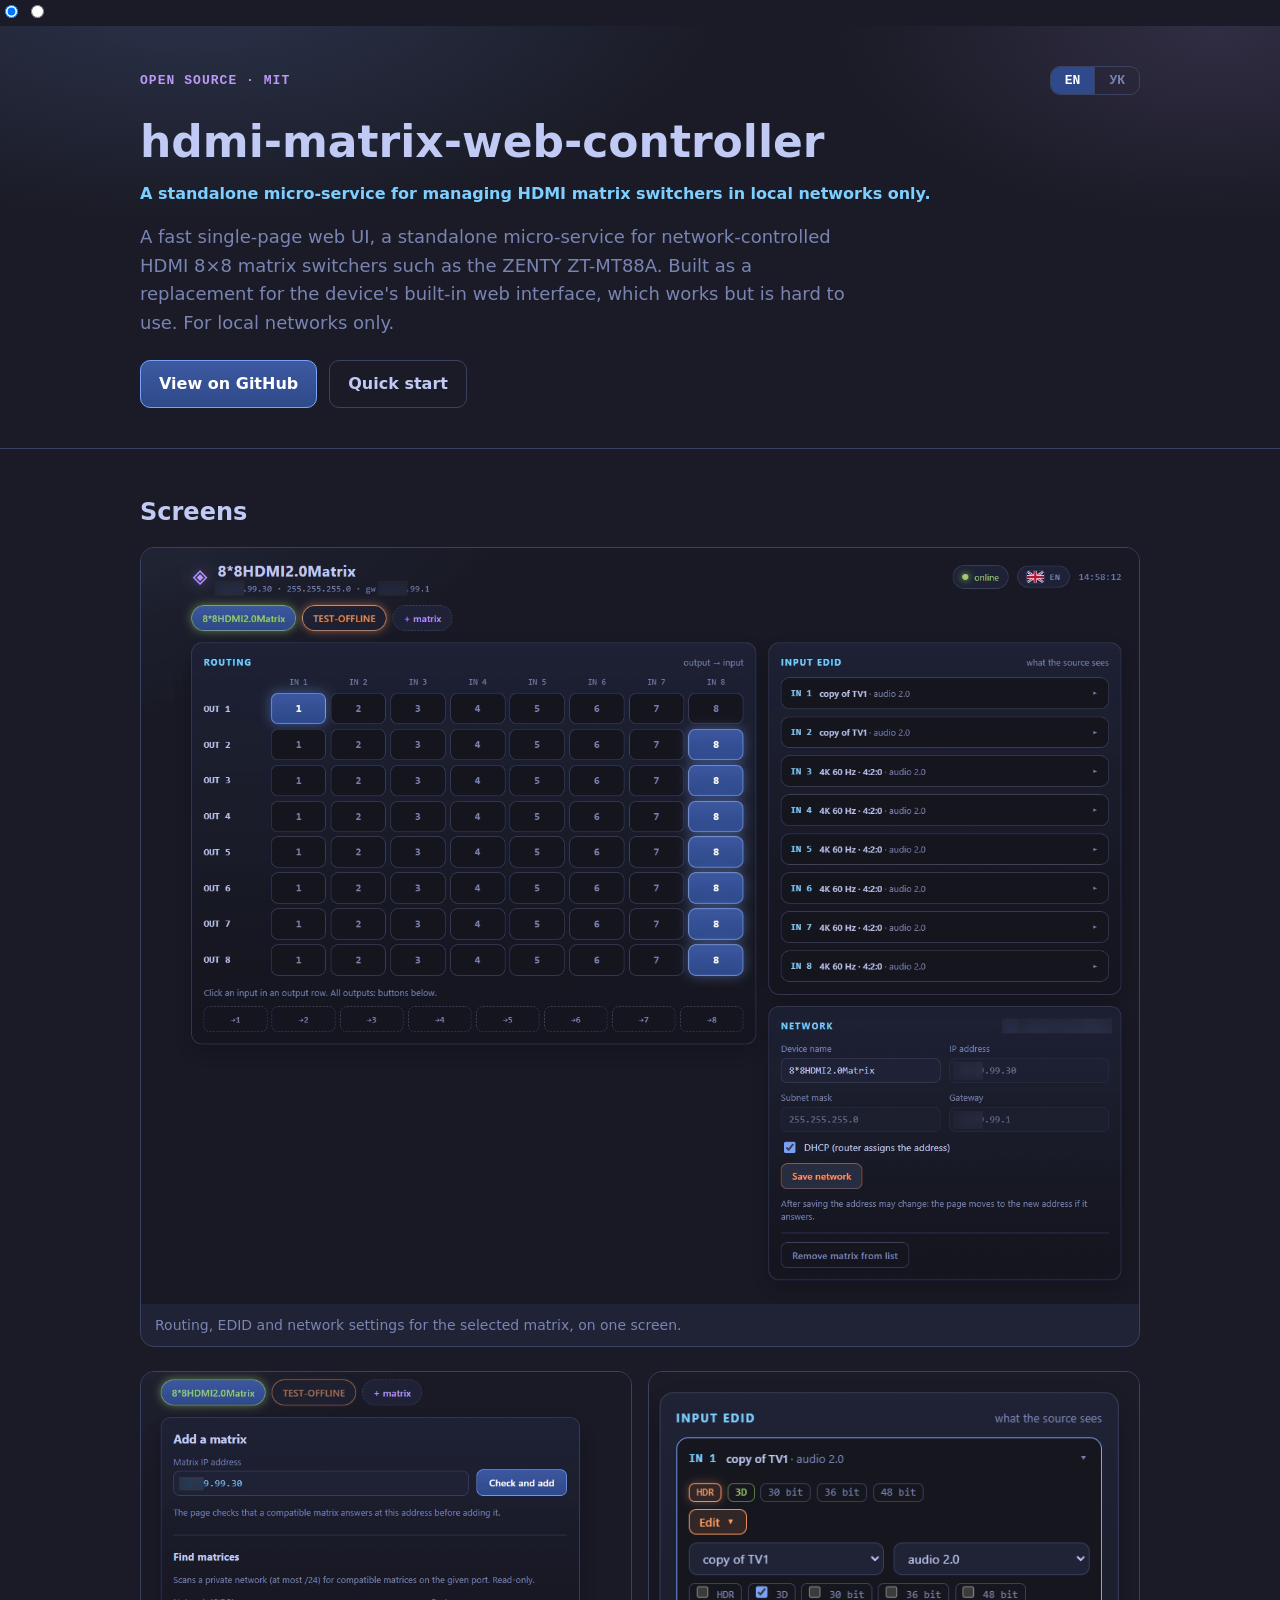
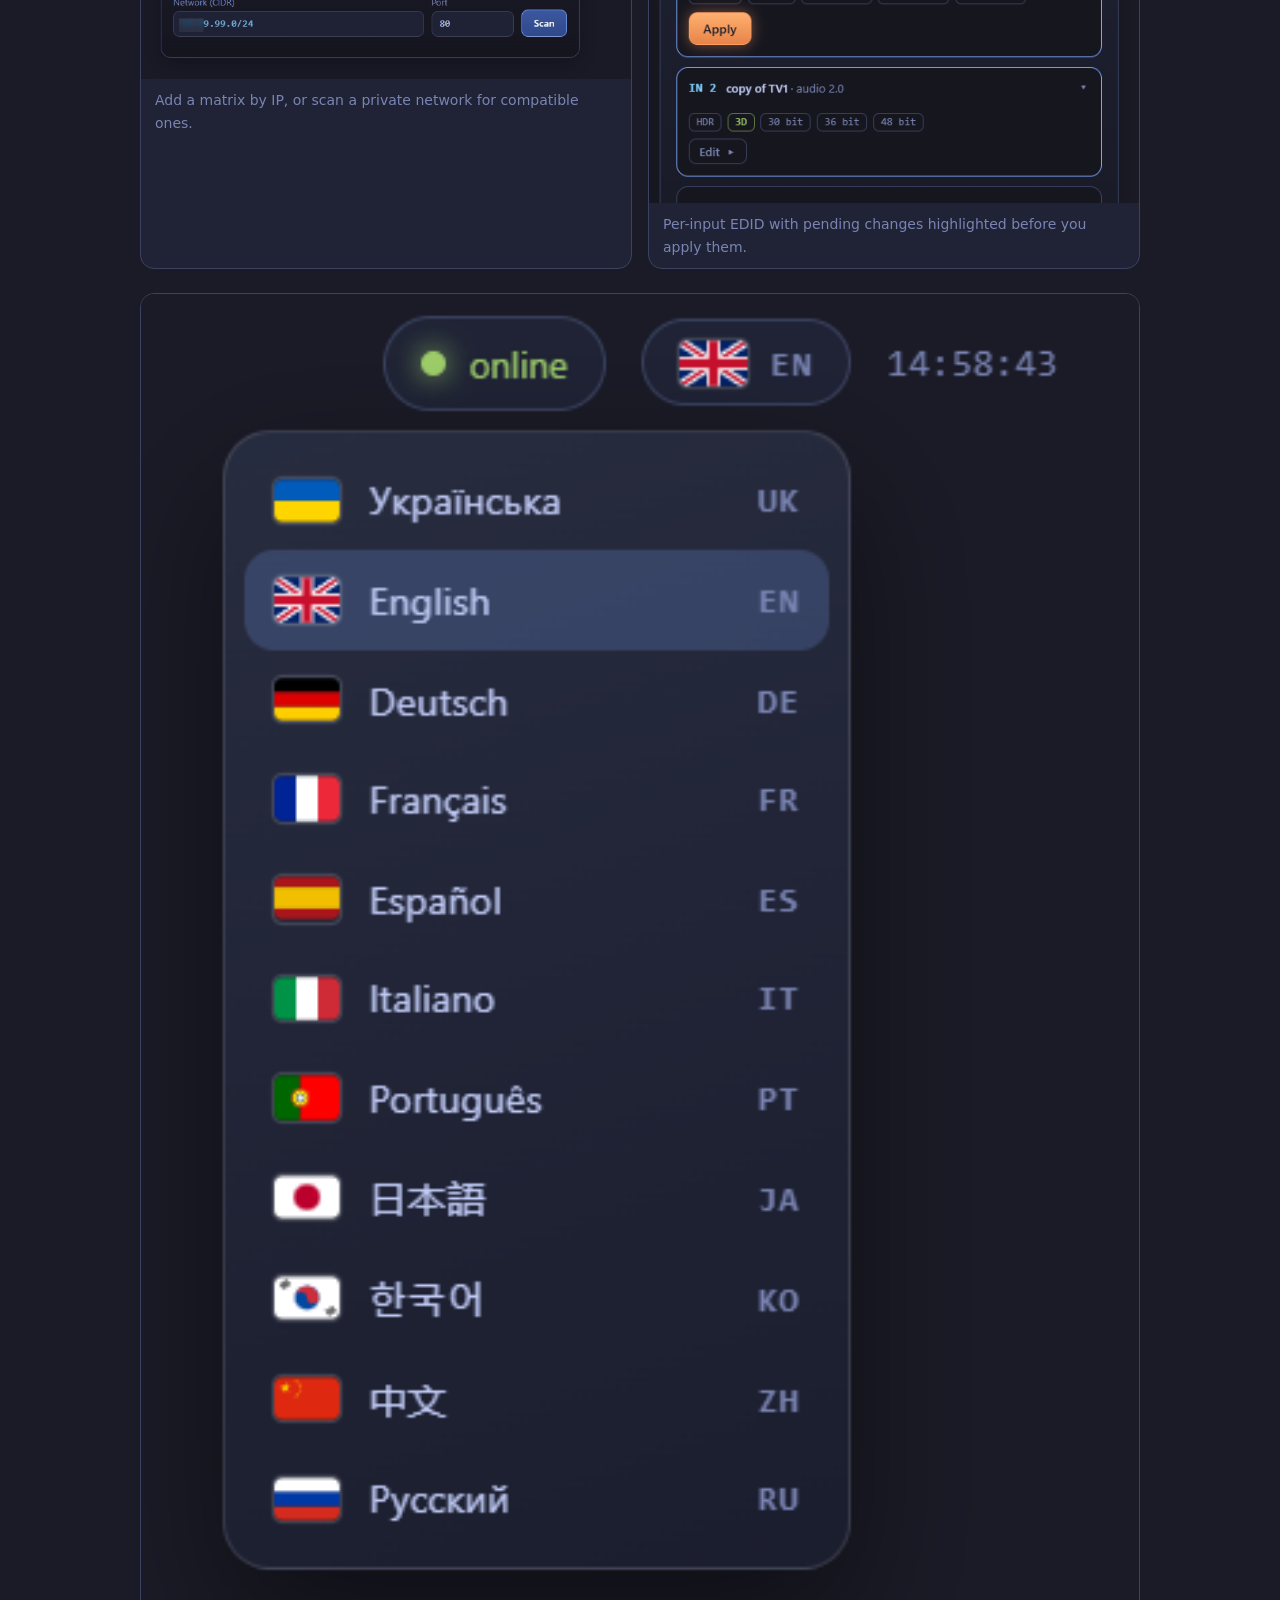
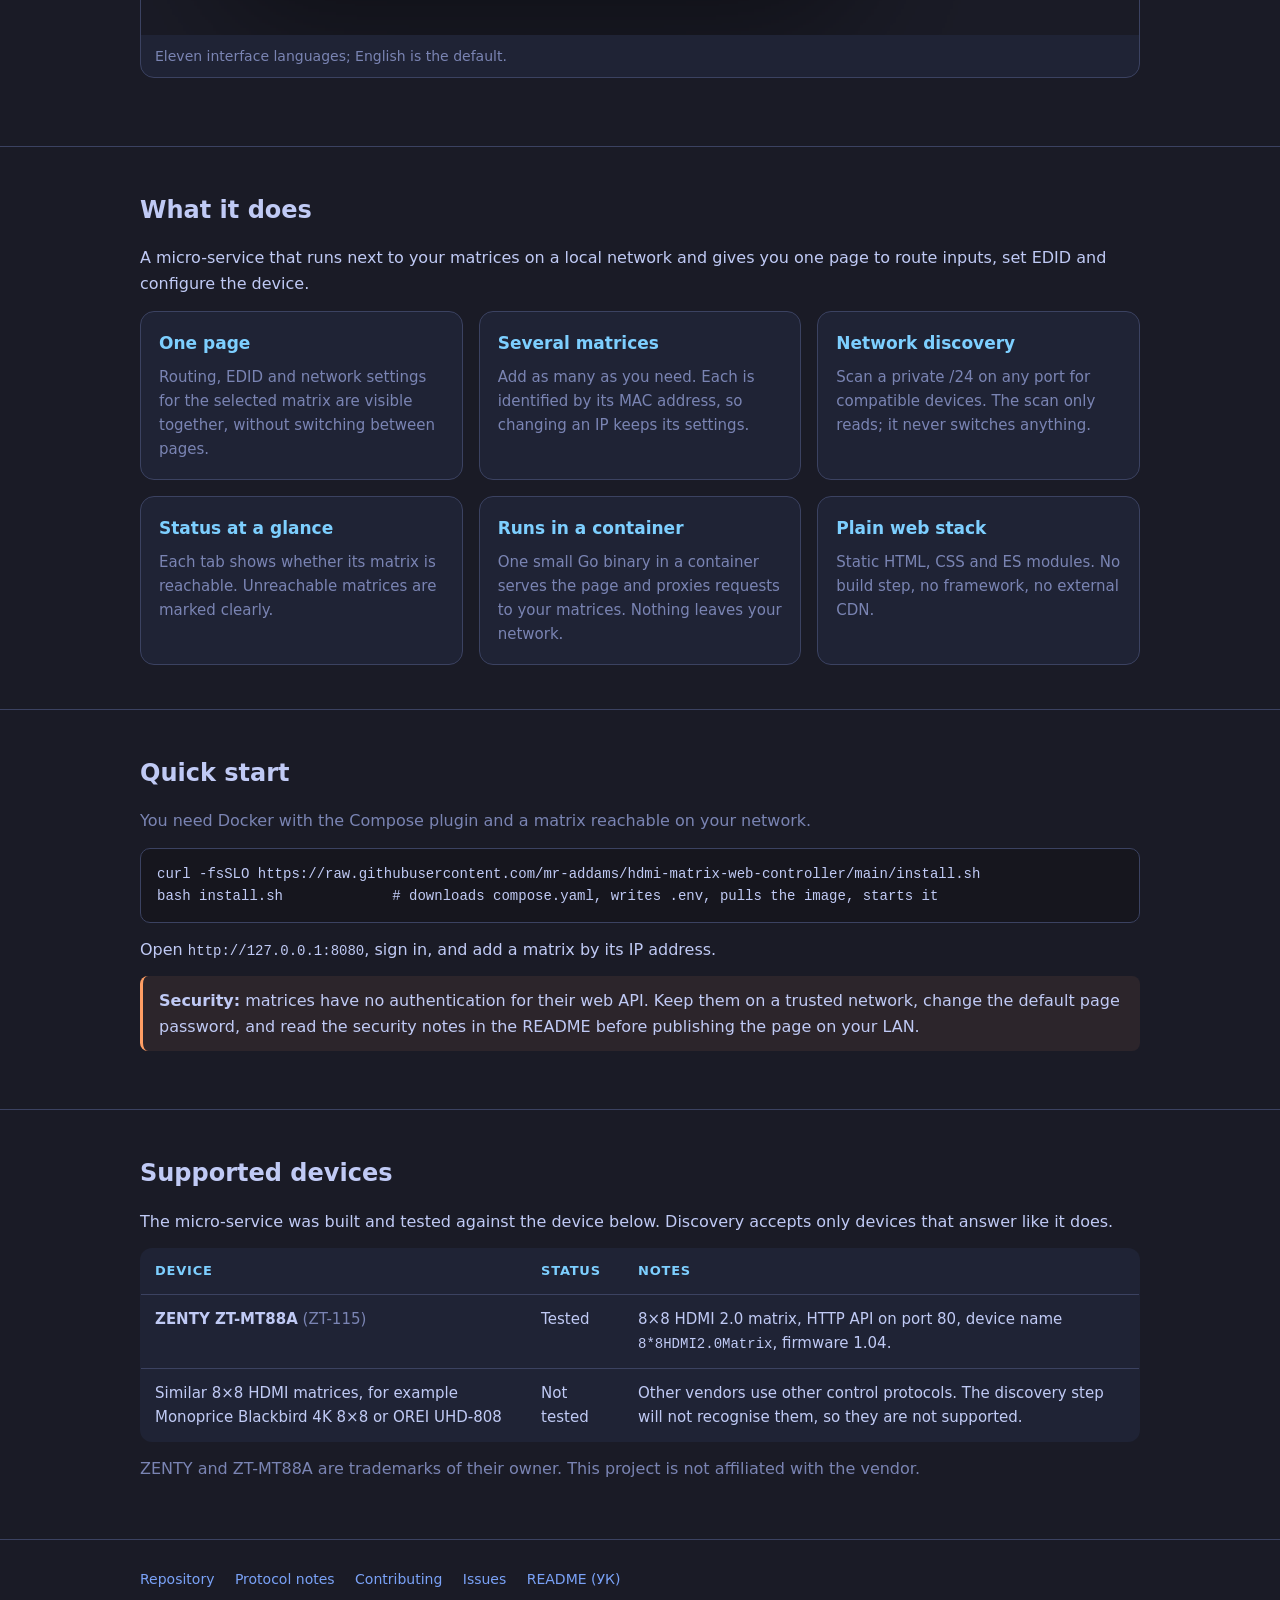
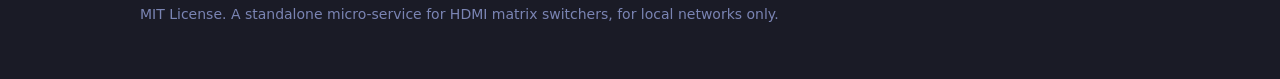
<file: docs/index.html>
<!doctype html>
<html lang="en">
<head>
<meta charset="utf-8">
<meta name="viewport" content="width=device-width, initial-scale=1">
<title>hdmi-matrix-web-controller: standalone web UI for HDMI 8×8 matrix switchers (ZENTY ZT-MT88A), local networks only</title>
<meta name="description" content="Standalone micro-service with a web UI for network-controlled HDMI 8×8 matrix switchers such as the ZENTY ZT-MT88A (ZT-115). For local networks only. Open source, MIT.">
<meta name="keywords" content="HDMI matrix, HDMI 8x8 matrix, HDMI matrix switcher web UI, ZENTY ZT-MT88A, ZENTY ZT-115, HDMI routing, EDID management, network HDMI matrix control, local network, open source">
<meta name="robots" content="index, follow">
<meta name="author" content="Kostiantyn Meshchsriakov">
<meta name="application-name" content="hdmi-matrix-web-controller">
<link rel="canonical" href="https://mr-addams.github.io/hdmi-matrix-web-controller/">
<link rel="icon" href="data:image/svg+xml,%3Csvg xmlns='http://www.w3.org/2000/svg' viewBox='0 0 32 32'%3E%3Cpath d='M16 3 29 16 16 29 3 16z' fill='%23bb9af7'/%3E%3C/svg%3E">
<meta property="og:type" content="website">
<meta property="og:site_name" content="hdmi-matrix-web-controller">
<meta property="og:title" content="hdmi-matrix-web-controller: web UI for HDMI 8×8 matrix switchers">
<meta property="og:description" content="Standalone micro-service for managing HDMI 8×8 matrix switchers (e.g. ZENTY ZT-MT88A) in local networks only.">
<meta property="og:url" content="https://mr-addams.github.io/hdmi-matrix-web-controller/">
<meta property="og:image" content="https://mr-addams.github.io/hdmi-matrix-web-controller/screenshots/routing-and-network.png">
<meta property="og:locale" content="en_US">
<meta property="og:locale:alternate" content="uk_UA">
<meta name="twitter:card" content="summary_large_image">
<meta name="twitter:title" content="hdmi-matrix-web-controller: web UI for HDMI 8×8 matrix switchers">
<meta name="twitter:description" content="Standalone micro-service for managing HDMI 8×8 matrix switchers (e.g. ZENTY ZT-MT88A) in local networks only.">
<meta name="twitter:image" content="https://mr-addams.github.io/hdmi-matrix-web-controller/screenshots/routing-and-network.png">
<script type="application/ld+json">{"@context": "https://schema.org", "@type": "SoftwareApplication", "name": "hdmi-matrix-web-controller", "description": "Standalone micro-service with a web UI for network-controlled HDMI 8×8 matrix switchers such as the ZENTY ZT-MT88A (ZT-115). For local networks only. Open source, MIT.", "applicationCategory": "UtilitiesApplication", "operatingSystem": "Docker, any modern web browser", "license": "https://opensource.org/licenses/MIT", "offers": {"@type": "Offer", "price": "0", "priceCurrency": "USD"}, "author": {"@type": "Person", "name": "Kostiantyn Meshchsriakov"}, "codeRepository": "https://github.com/mr-addams/hdmi-matrix-web-controller", "url": "https://mr-addams.github.io/hdmi-matrix-web-controller/", "inLanguage": ["en", "uk"], "keywords": "HDMI matrix, HDMI 8x8 matrix, HDMI matrix switcher web UI, ZENTY ZT-MT88A, ZENTY ZT-115, HDMI routing, EDID management, network HDMI matrix control, local network, open source", "screenshot": "https://mr-addams.github.io/hdmi-matrix-web-controller/screenshots/routing-and-network.png"}</script>
<style>
  :root {
    --bg: #1a1b26; --panel: #1f2335; --line: #3b4261; --text: #c0caf5; --muted: #7a84b3;
    --blue: #7aa2f7; --cyan: #7dcfff; --purple: #bb9af7; --orange: #ff9e64;
    --mono: ui-monospace, "SF Mono", Menlo, Consolas, monospace;
    --sans: system-ui, -apple-system, "Segoe UI", Roboto, sans-serif;
  }
  * { box-sizing: border-box; }
  html { scroll-behavior: smooth; }
  body { margin: 0; background: var(--bg); color: var(--text); font: 16px/1.6 var(--sans); }
  a { color: var(--blue); text-decoration: none; }
  a:hover { text-decoration: underline; }
  code, pre { font-family: var(--mono); font-size: 14px; }
  pre { background: #16161e; border: 1px solid var(--line); border-radius: 10px; padding: 14px 16px; overflow-x: auto; }
  .wrap { max-width: 1040px; margin: 0 auto; padding: 0 20px; }
  header.hero { padding: 40px 0 40px; background: radial-gradient(900px 400px at 15% -10%, rgba(122,162,247,.18), transparent 60%), radial-gradient(700px 360px at 95% 0%, rgba(187,154,247,.14), transparent 55%); }
  .topline { display: flex; justify-content: space-between; align-items: center; gap: 12px; flex-wrap: wrap; }
  .kicker { color: var(--purple); font: 600 13px var(--mono); letter-spacing: .08em; text-transform: uppercase; }
  h1 { margin: 22px 0 14px; font-size: clamp(30px, 5vw, 44px); line-height: 1.15; }
  .lead { color: var(--muted); font-size: 18px; max-width: 720px; margin: 0 0 22px; }
  .actions { display: flex; flex-wrap: wrap; gap: 12px; }
  .btn { display: inline-block; padding: 10px 18px; border-radius: 10px; border: 1px solid var(--line); color: var(--text); font-weight: 600; }
  .btn.primary { background: linear-gradient(180deg, #3d59a1, #2f4a8a); border-color: var(--blue); color: #fff; }
  .btn:hover { text-decoration: none; border-color: var(--blue); }
  section { padding: 44px 0; border-top: 1px solid var(--line); }
  h2 { margin: 0 0 16px; font-size: 24px; }
  p { margin: 0 0 14px; }
  .muted { color: var(--muted); }
  .shot { margin: 0 0 24px; background: var(--panel); border: 1px solid var(--line); border-radius: 14px; overflow: hidden; }
  .shot img { display: block; width: 100%; height: auto; }
  .shot figcaption { padding: 10px 14px; color: var(--muted); font-size: 14px; }
  .grid { display: grid; grid-template-columns: repeat(auto-fit, minmax(240px, 1fr)); gap: 16px; }
  .card { background: var(--panel); border: 1px solid var(--line); border-radius: 14px; padding: 18px; }
  .card h3 { margin: 0 0 8px; font-size: 17px; color: var(--cyan); }
  .card p { margin: 0; color: var(--muted); font-size: 15px; }
  .note { border-left: 3px solid var(--orange); background: rgba(255,158,100,.08); padding: 12px 16px; border-radius: 8px; color: var(--text); }
  footer { padding: 28px 0 40px; border-top: 1px solid var(--line); color: var(--muted); font-size: 14px; }
  footer nav a { margin-right: 16px; }

  /* Переключение языка только средствами CSS: скрытые радиокнопки и :checked.
     Русских текстов нет: на сайте English и Українська. */
  .lang-switch input { position: absolute; opacity: 0; pointer-events: none; }
  .lang-switch { display: inline-flex; border: 1px solid var(--line); border-radius: 10px; overflow: hidden; }
  .lang-switch label { padding: 6px 14px; cursor: pointer; color: var(--muted); font: 600 13px var(--mono); }
  .lang-switch label + label { border-left: 1px solid var(--line); }
  #lang-en:checked ~ header label[for="lang-en"],
  #lang-uk:checked ~ header label[for="lang-uk"] { background: #2f4a8a; color: #fff; }
  #lang-en:checked ~ * .uk,
  #lang-uk:checked ~ * .en { display: none; }
  .lang-switch input:focus-visible + label { outline: 2px solid var(--cyan); }
  .scope { color: var(--cyan); font-weight: 600; margin: 0 0 16px; }
  table.devices { width: 100%; border-collapse: collapse; background: var(--panel); border: 1px solid var(--line); border-radius: 12px; overflow: hidden; font-size: 15px; margin-bottom: 14px; }
  table.devices th, table.devices td { text-align: left; padding: 12px 14px; border-bottom: 1px solid var(--line); vertical-align: top; }
  table.devices th { color: var(--cyan); font-size: 13px; text-transform: uppercase; letter-spacing: .06em; }
  table.devices tr:last-child td { border-bottom: 0; }
  @media (max-width: 640px) { table.devices thead { display: none; } table.devices td { display: block; border-bottom: 0; padding: 6px 14px; } table.devices tr { display: block; border-bottom: 1px solid var(--line); padding: 8px 0; } }
</style>
</head>
<body>

<input type="radio" name="lang" id="lang-en" checked>
<input type="radio" name="lang" id="lang-uk">

<header class="hero">
  <div class="wrap">
    <div class="topline">
      <div class="kicker"><span class="en">open source · MIT</span><span class="uk">відкрите ПЗ · MIT</span></div>
      <div class="lang-switch" role="group" aria-label="Language">
        <label for="lang-en">EN</label>
        <label for="lang-uk">УК</label>
      </div>
    </div>
    <h1>hdmi-matrix-web-controller</h1>
    <p class="scope">
      <span class="en">A standalone micro-service for managing HDMI matrix switchers in local networks only.</span>
      <span class="uk">Окремий мікросервіс для керування HDMI-матрицями лише в локальних мережах.</span>
    </p>
    <p class="lead">
      <span class="en">A fast single-page web UI, a standalone micro-service for network-controlled HDMI 8×8 matrix switchers such as the ZENTY ZT-MT88A. Built as a replacement for the device's built-in web interface, which works but is hard to use. For local networks only.</span>
      <span class="uk">Швидкий односторінковий веб-інтерфейс, окремий мікросервіс для HDMI-матриць 8×8 з керуванням по мережі, наприклад ZENTY ZT-MT88A. Створений як заміна вбудованого веб-інтерфейсу пристрою, який працює, але незручний. Лише для локальних мереж.</span>
    </p>
    <div class="actions">
      <a class="btn primary" href="https://github.com/mr-addams/hdmi-matrix-web-controller">
        <span class="en">View on GitHub</span><span class="uk">Переглянути на GitHub</span>
      </a>
      <a class="btn" href="#quick-start">
        <span class="en">Quick start</span><span class="uk">Швидкий старт</span>
      </a>
    </div>
  </div>
</header>

<section>
  <div class="wrap">
    <h2><span class="en">Screens</span><span class="uk">Скриншоти</span></h2>
    <figure class="shot">
      <img src="screenshots/routing-and-network.png" alt="Routing grid, EDID and network settings on one screen" loading="lazy">
      <figcaption>
        <span class="en">Routing, EDID and network settings for the selected matrix, on one screen.</span>
        <span class="uk">Маршрутизація, EDID і мережеві налаштування вибраної матриці на одному екрані.</span>
      </figcaption>
    </figure>
    <div class="grid">
      <figure class="shot">
        <img src="screenshots/add-and-scan.png" alt="Add a matrix by IP and scan a network" loading="lazy">
        <figcaption>
          <span class="en">Add a matrix by IP, or scan a private network for compatible ones.</span>
          <span class="uk">Додавання матриці за IP або пошук сумісних пристроїв у мережі.</span>
        </figcaption>
      </figure>
      <figure class="shot">
        <img src="screenshots/edid-panel.png" alt="EDID panel with per-input editing" loading="lazy">
        <figcaption>
          <span class="en">Per-input EDID with pending changes highlighted before you apply them.</span>
          <span class="uk">EDID для кожного входу; несохранені зміни підсвічуються до застосування.</span>
        </figcaption>
      </figure>
    </div>
    <figure class="shot">
      <img src="screenshots/language-menu.png" alt="Language picker with eleven languages" loading="lazy">
      <figcaption>
        <span class="en">Eleven interface languages; English is the default.</span>
        <span class="uk">Одинадцять мов інтерфейсу; типова — англійська.</span>
      </figcaption>
    </figure>
  </div>
</section>

<section>
  <div class="wrap">
    <h2><span class="en">What it does</span><span class="uk">Що вміє</span></h2>
    <p><span class="en">A micro-service that runs next to your matrices on a local network and gives you one page to route inputs, set EDID and configure the device.</span><span class="uk">Мікросервіс, який працює поруч із вашими матрицями в локальній мережі і дає одну сторінку, щоб перемикати входи, налаштовувати EDID і пристрій.</span></p>
    <div class="grid">
      <div class="card">
        <h3><span class="en">One page</span><span class="uk">Одна сторінка</span></h3>
        <p><span class="en">Routing, EDID and network settings for the selected matrix are visible together, without switching between pages.</span><span class="uk">Маршрутизація, EDID і мережеві налаштування вибраної матриці видно разом, без перемикання сторінок.</span></p>
      </div>
      <div class="card">
        <h3><span class="en">Several matrices</span><span class="uk">Кілька матриць</span></h3>
        <p><span class="en">Add as many as you need. Each is identified by its MAC address, so changing an IP keeps its settings.</span><span class="uk">Додавайте скільки потрібно. Кожна ідентифікується за MAC-адресою, тож зміна IP не скидає налаштування.</span></p>
      </div>
      <div class="card">
        <h3><span class="en">Network discovery</span><span class="uk">Пошук у мережі</span></h3>
        <p><span class="en">Scan a private /24 on any port for compatible devices. The scan only reads; it never switches anything.</span><span class="uk">Скануйте приватну /24 на будь-якому порту. Скан лише читає й нічого не перемикає.</span></p>
      </div>
      <div class="card">
        <h3><span class="en">Status at a glance</span><span class="uk">Статус одразу</span></h3>
        <p><span class="en">Each tab shows whether its matrix is reachable. Unreachable matrices are marked clearly.</span><span class="uk">Кожна вкладка показує, чи доступна її матриця.</span></p>
      </div>
      <div class="card">
        <h3><span class="en">Runs in a container</span><span class="uk">Працює в контейнері</span></h3>
        <p><span class="en">One small Go binary in a container serves the page and proxies requests to your matrices. Nothing leaves your network.</span><span class="uk">Один невеликий бінарник Go у контейнері віддає сторінку і проксує запити до ваших матриць. Нічого не виходить за межі вашої мережі.</span></p>
      </div>
      <div class="card">
        <h3><span class="en">Plain web stack</span><span class="uk">Простий веб-стек</span></h3>
        <p><span class="en">Static HTML, CSS and ES modules. No build step, no framework, no external CDN.</span><span class="uk">Статичні HTML, CSS і ES-модулі. Без збірки, фреймворків і зовнішніх CDN.</span></p>
      </div>
    </div>
  </div>
</section>

<section id="quick-start">
  <div class="wrap">
    <h2><span class="en">Quick start</span><span class="uk">Швидкий старт</span></h2>
    <p class="muted"><span class="en">You need Docker with the Compose plugin and a matrix reachable on your network.</span><span class="uk">Потрібні Docker з плагіном Compose і матриця, доступна у вашій мережі.</span></p>
<pre><code>curl -fsSLO https://raw.githubusercontent.com/mr-addams/hdmi-matrix-web-controller/main/install.sh
bash install.sh             # downloads compose.yaml, writes .env, pulls the image, starts it</code></pre>
    <p><span class="en">Open <code>http://127.0.0.1:8080</code>, sign in, and add a matrix by its IP address.</span><span class="uk">Відкрийте <code>http://127.0.0.1:8080</code>, увійдіть і додайте матрицю за IP-адресою.</span></p>
    <p class="note">
      <span class="en"><strong>Security:</strong> matrices have no authentication for their web API. Keep them on a trusted network, change the default page password, and read the security notes in the README before publishing the page on your LAN.</span><span class="uk"><strong>Безпека:</strong> матриці не мають автентифікації для веб-API. Тримайте їх у довіреній мережі, змініть типовий пароль сторінки й прочитайте розділ безпеки в README, перш ніж публікувати сторінку в локальній мережі.</span>
    </p>
  </div>
</section>

<section id="devices">
  <div class="wrap">
    <h2><span class="en">Supported devices</span><span class="uk">Підтримувані пристрої</span></h2>
    <p><span class="en">The micro-service was built and tested against the device below. Discovery accepts only devices that answer like it does.</span><span class="uk">Мікросервіс створено і перевірено на пристрої нижче. Пошук приймає лише пристрої, які відповідають так само.</span></p>
    <table class="devices">
      <thead>
        <tr>
          <th><span class="en">Device</span><span class="uk">Пристрій</span></th>
          <th><span class="en">Status</span><span class="uk">Статус</span></th>
          <th><span class="en">Notes</span><span class="uk">Примітки</span></th>
        </tr>
      </thead>
      <tbody>
        <tr>
          <td><strong>ZENTY ZT-MT88A</strong> <span class="muted">(ZT-115)</span></td>
          <td><span class="en">Tested</span><span class="uk">Перевірено</span></td>
          <td>
            <span class="en">8×8 HDMI 2.0 matrix, HTTP API on port 80, device name <code>8*8HDMI2.0Matrix</code>, firmware 1.04.</span>
            <span class="uk">Матриця 8×8 HDMI 2.0, HTTP API на порту 80, назва пристрою <code>8*8HDMI2.0Matrix</code>, прошивка 1.04.</span>
          </td>
        </tr>
        <tr>
          <td>
            <span class="en">Similar 8×8 HDMI matrices, for example Monoprice Blackbird 4K 8×8 or OREI UHD-808</span>
            <span class="uk">Схожі HDMI-матриці 8×8, наприклад Monoprice Blackbird 4K 8×8 або OREI UHD-808</span>
          </td>
          <td><span class="en">Not tested</span><span class="uk">Не перевірено</span></td>
          <td>
            <span class="en">Other vendors use other control protocols. The discovery step will not recognise them, so they are not supported.</span>
            <span class="uk">Інші виробники використовують інші протоколи керування. Пошук їх не розпізнає, тож вони не підтримуються.</span>
          </td>
        </tr>
      </tbody>
    </table>
    <p class="muted"><span class="en">ZENTY and ZT-MT88A are trademarks of their owner. This project is not affiliated with the vendor.</span><span class="uk">ZENTY і ZT-MT88A — торгові марки їхнього власника. Проєкт не пов'язаний з виробником.</span></p>
  </div>
</section>

<footer>
  <div class="wrap">
    <nav>
      <a href="https://github.com/mr-addams/hdmi-matrix-web-controller"><span class="en">Repository</span><span class="uk">Репозиторій</span></a>
      <a href="https://github.com/mr-addams/hdmi-matrix-web-controller/blob/main/docs/PROTOCOL.md"><span class="en">Protocol notes</span><span class="uk">Нотатки про протокол</span></a>
      <a href="https://github.com/mr-addams/hdmi-matrix-web-controller/blob/main/CONTRIBUTING.md"><span class="en">Contributing</span><span class="uk">Участь у розробці</span></a>
      <a href="https://github.com/mr-addams/hdmi-matrix-web-controller/issues">Issues</a>
      <a href="https://github.com/mr-addams/hdmi-matrix-web-controller/blob/main/README.uk.md">README (УК)</a>
    </nav>
    <p style="margin-top:12px"><span class="en">MIT License. A standalone micro-service for HDMI matrix switchers, for local networks only.</span><span class="uk">Ліцензія MIT. Окремий мікросервіс для HDMI-матриць, лише для локальних мереж.</span></p>
  </div>
</footer>

</body>
</html>
</file>
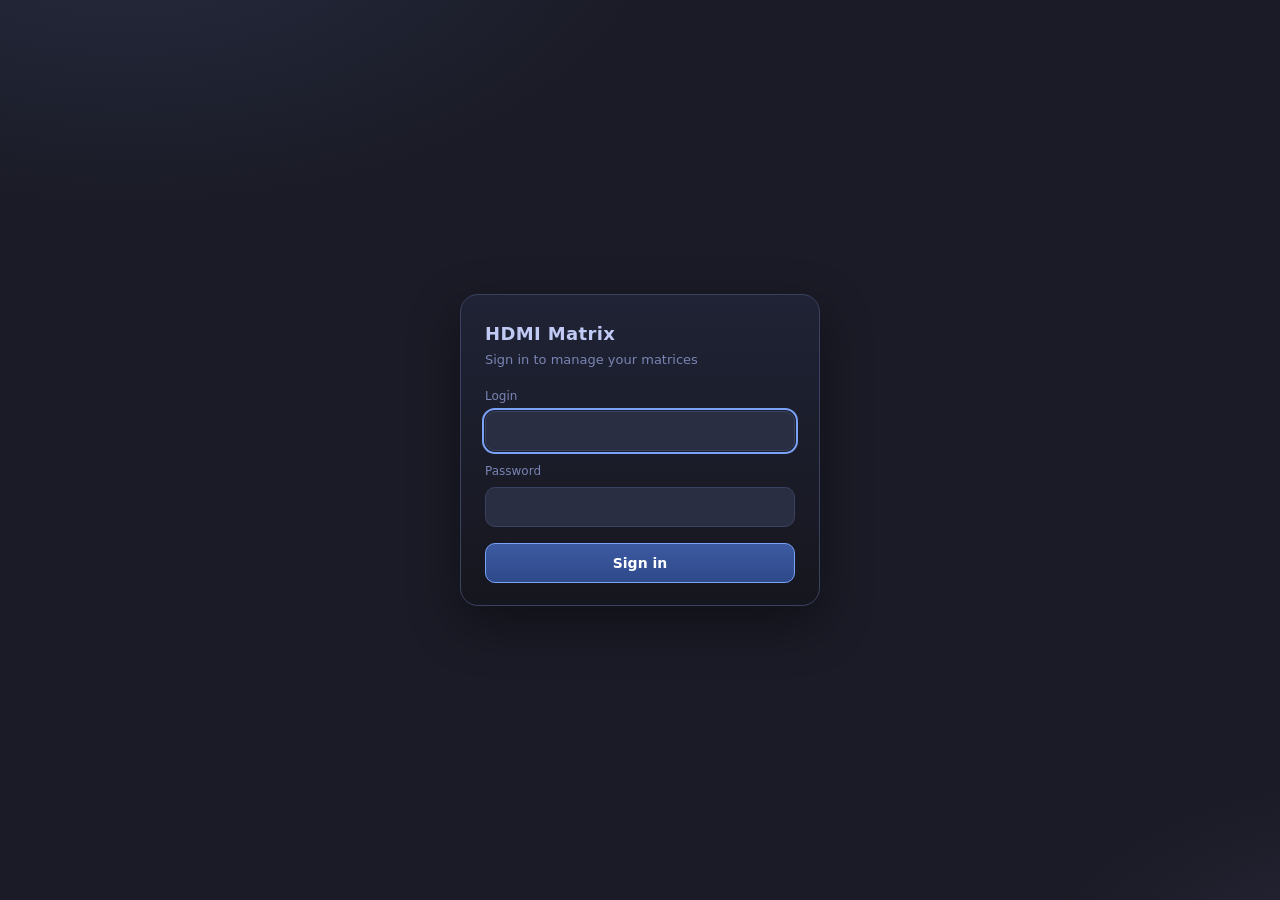
<file: static/login.html>
<!doctype html>
<html lang="en">
<head>
<meta charset="utf-8">
<meta name="viewport" content="width=device-width, initial-scale=1">
<meta name="robots" content="noindex">
<meta name="color-scheme" content="dark">
<title>HDMI Matrix · Sign in</title>
<style>
  /* Palette of the control page: the sign-in looks like a continuation of it. */
  :root {
    --bg: #1a1b26; --panel: #1f2335; --panel-hi: #292e42; --border: #3b4261;
    --text: #c0caf5; --muted: #7a84b3; --blue: #7aa2f7; --cyan: #7dcfff; --red: #f7768e;
    --sans: system-ui, -apple-system, "Segoe UI", Roboto, sans-serif;
    --mono: ui-monospace, "JetBrains Mono", "SF Mono", Menlo, Consolas, monospace;
  }
  html, body { margin: 0; min-height: 100%; background: var(--bg); color: var(--text); }
  body {
    font: 14px/1.45 var(--sans); display: flex; align-items: center; justify-content: center;
    min-height: 100vh; padding: 16px; box-sizing: border-box;
    background:
      radial-gradient(900px 500px at 10% -10%, rgba(122, 162, 247, 0.12), transparent 60%),
      radial-gradient(700px 400px at 110% 110%, rgba(187, 154, 247, 0.10), transparent 55%),
      var(--bg);
  }
  .card {
    width: 100%; max-width: 360px; box-sizing: border-box; padding: 26px 24px 22px;
    border-radius: 18px; background: linear-gradient(180deg, var(--panel), #16161e);
    border: 1px solid var(--border); box-shadow: 0 18px 50px rgba(0, 0, 0, 0.4);
  }
  h1 { margin: 0; font-size: 18px; letter-spacing: .02em; }
  .hint { margin: 4px 0 18px; color: var(--muted); font-size: 13px; }
  .error { margin: 0 0 14px; color: var(--red); font-size: 13px; }
  form { display: flex; flex-direction: column; gap: 12px; }
  label { display: flex; flex-direction: column; gap: 6px; color: var(--muted); font-size: 12px; }
  input {
    height: 38px; padding: 0 12px; border-radius: 10px; border: 1px solid var(--border);
    background: var(--panel-hi); color: var(--text); font: 14px var(--mono);
  }
  input:focus { outline: 2px solid var(--blue); outline-offset: 1px; }
  button {
    height: 40px; margin-top: 4px; border-radius: 10px; border: 1px solid var(--blue);
    background: linear-gradient(180deg, #3d59a1, #2f4a8a); color: #fff;
    font: 600 14px var(--sans); cursor: pointer;
  }
  button:hover { box-shadow: 0 0 14px rgba(122, 162, 247, 0.35); }
  button:focus-visible { outline: 2px solid var(--cyan); outline-offset: 2px; }
  [hidden] { display: none !important; }
</style>
</head>
<body>
<main class="card">
  <h1>HDMI Matrix</h1>
  <p class="hint">Sign in to manage your matrices</p>
  <p class="error" id="error" role="alert" hidden>Wrong login or password</p>
  <form method="post" action="/login">
    <label>Login
      <input name="login" autocomplete="username" maxlength="32" required autofocus>
    </label>
    <label>Password
      <input name="password" type="password" autocomplete="current-password" required>
    </label>
    <button type="submit">Sign in</button>
  </form>
</main>
<script>
  // Show the error only after a failed attempt: the server returns ?error=1.
  if (new URLSearchParams(location.search).has("error")) document.getElementById("error").hidden = false;
</script>
</body>
</html>
</file>
